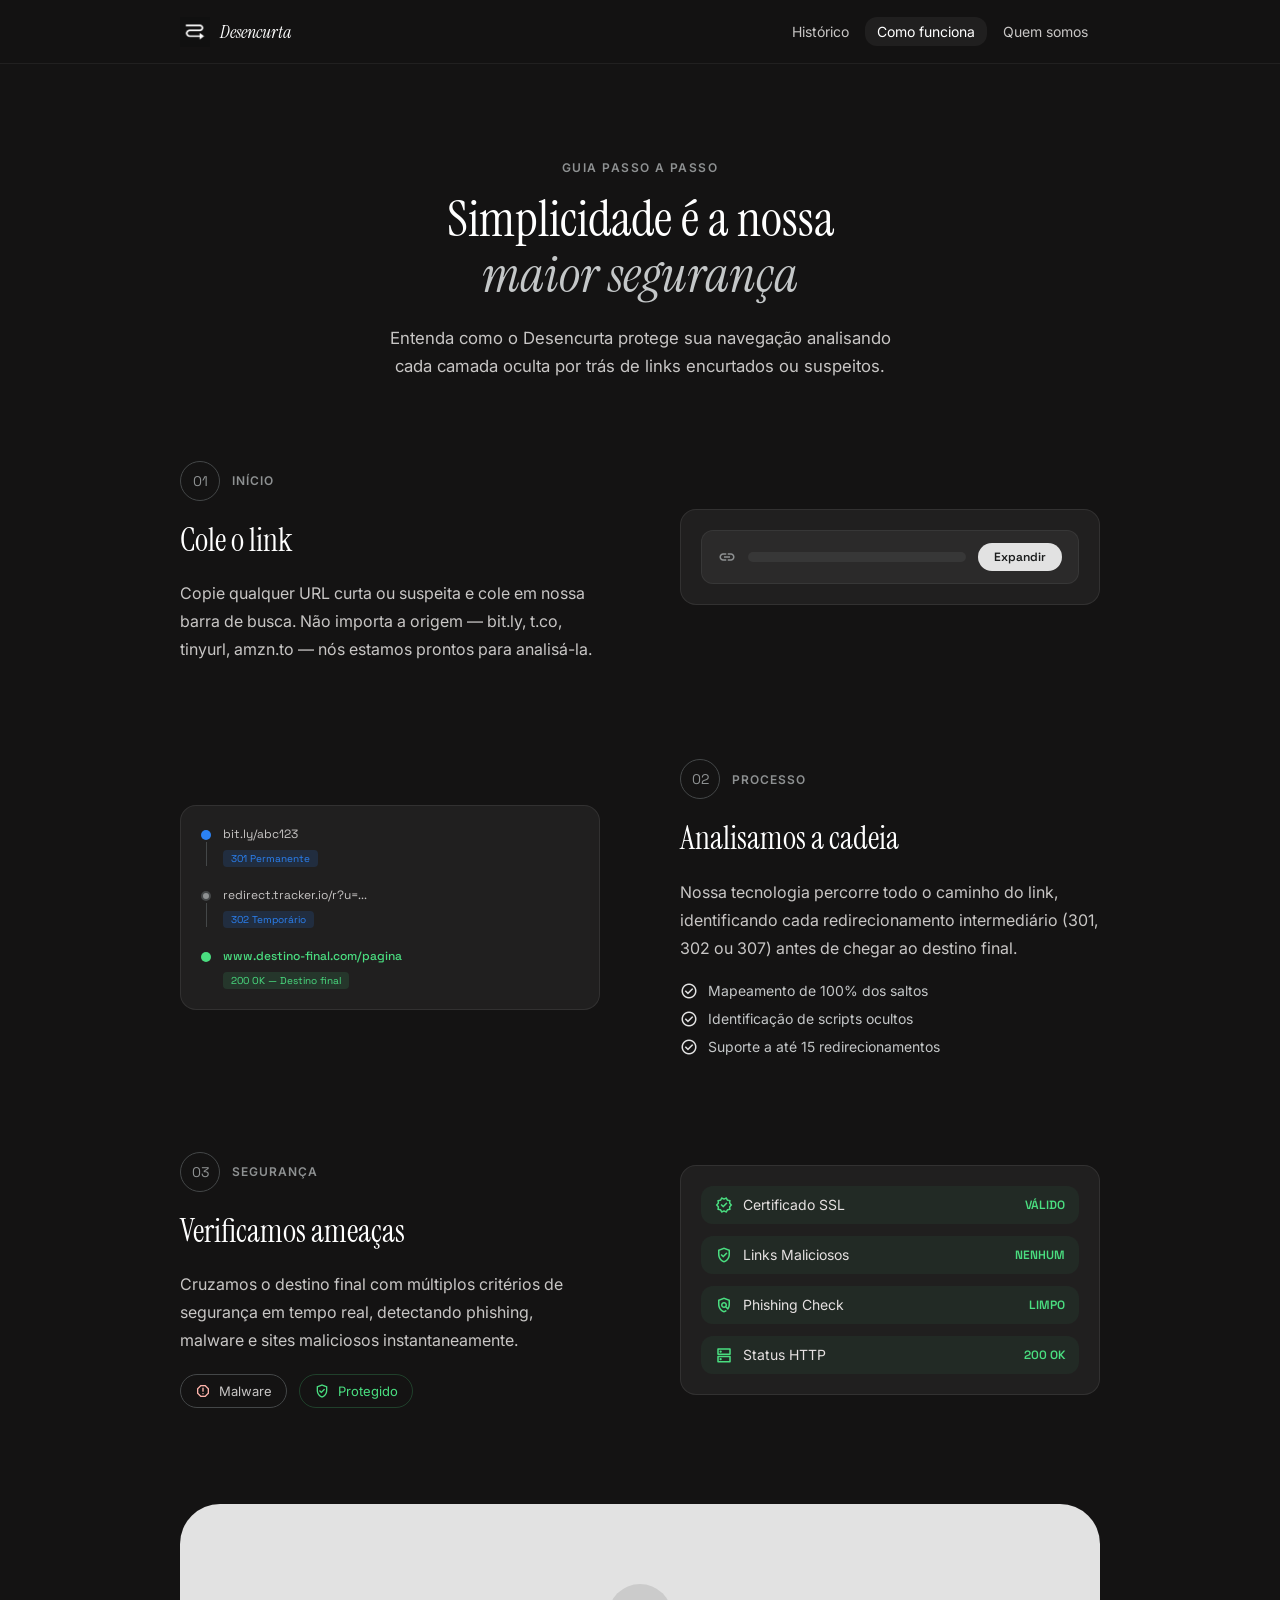
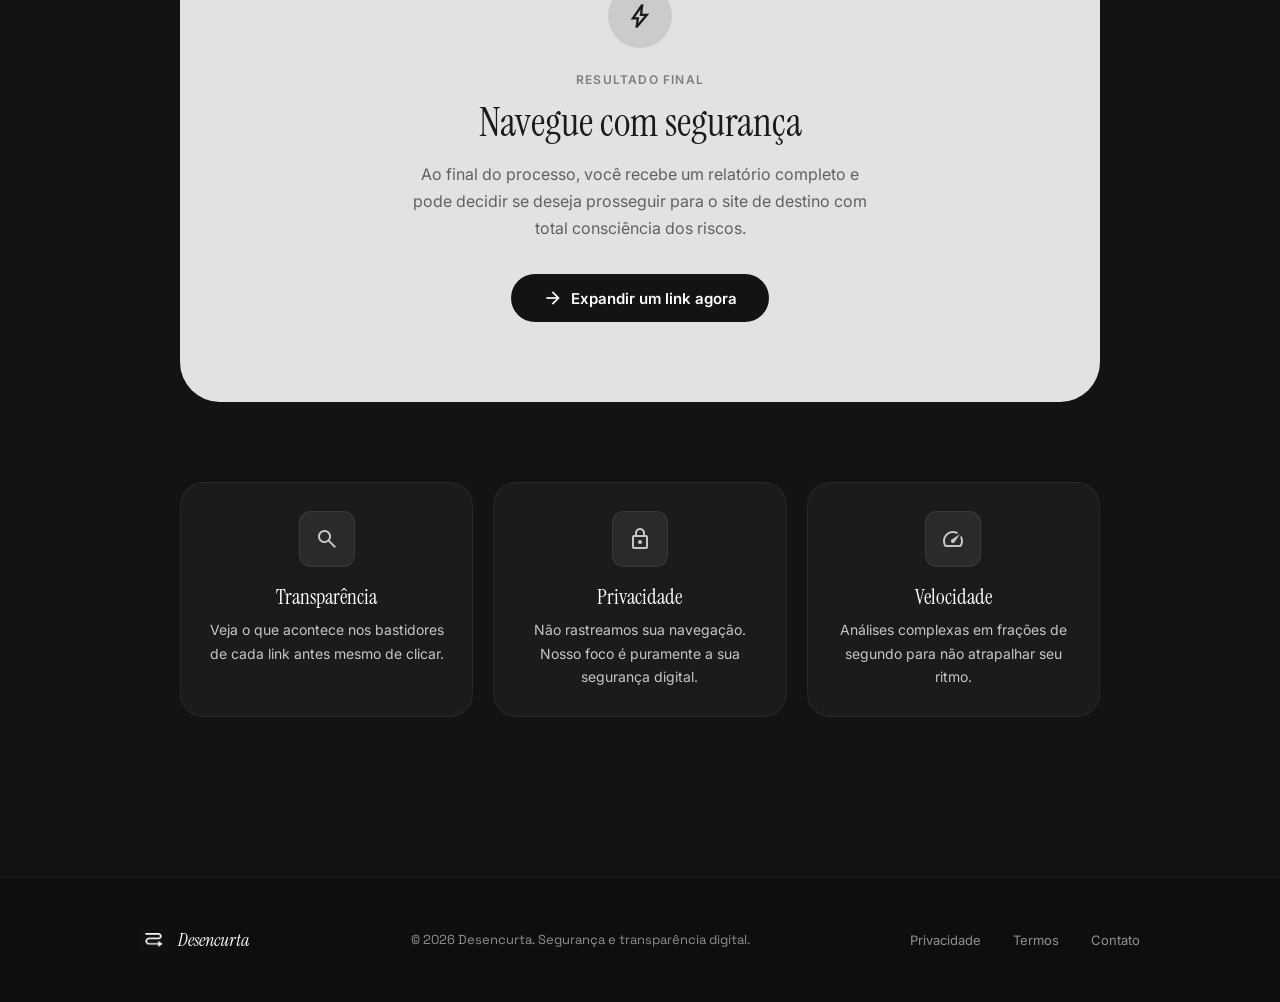
<file: frontend/como-funciona.html>
<!DOCTYPE html>
<html lang="pt-BR">
<head>
  <meta charset="UTF-8" />
  <meta name="viewport" content="width=device-width, initial-scale=1.0" />
  <title>Como Funciona — Desencurta</title>
  <link rel="icon" type="image/x-icon" href="assets/icon/favicon.ico" />
  <link rel="preconnect" href="https://fonts.googleapis.com" />
  <link rel="preconnect" href="https://fonts.gstatic.com" crossorigin />
  <link href="https://fonts.googleapis.com/css2?family=Instrument+Serif:ital@0;1&family=Inter:wght@300;400;500;600&family=Space+Grotesk:wght@400;500&display=swap" rel="stylesheet" />
  <link href="https://fonts.googleapis.com/css2?family=Material+Symbols+Outlined:wght,FILL@100..700,0..1&display=swap" rel="stylesheet" />
  <link rel="stylesheet" href="css/como-funciona.css" />
</head>
<body>

  <nav class="navbar">
    <div class="nav-inner">
      <a href="index.html" class="brand">
        <img src="assets/img/logo.png" alt="Desencurta" class="brand-logo" onerror="this.style.display='none'" />
        <span class="brand-name">Desencurta</span>
      </a>
      <div class="nav-links">
        <a href="historico.html" class="nav-link">Histórico</a>
        <a href="como-funciona.html" class="nav-link active">Como funciona</a>
        <a href="quem-somos.html" class="nav-link">Quem somos</a>
      </div>
      <button class="nav-burger" onclick="window.location.href='index.html'">
        <span class="material-symbols-outlined">home</span>
      </button>
    </div>
  </nav>

  <main>

    <!-- HERO -->
    <section class="hero">
      <span class="eyebrow">Guia passo a passo</span>
      <h1 class="hero-title">Simplicidade é a nossa<br/><em>maior segurança</em></h1>
      <p class="hero-subtitle">Entenda como o Desencurta protege sua navegação analisando cada camada oculta por trás de links encurtados ou suspeitos.</p>
    </section>

    <!-- STEPS -->
    <section class="steps">

      <!-- STEP 1 -->
      <div class="step">
        <div class="step-content">
          <div class="step-num">
            <div class="step-num-circle">01</div>
            <span class="step-num-label">Início</span>
          </div>
          <h2 class="step-title">Cole o link</h2>
          <p class="step-desc">Copie qualquer URL curta ou suspeita e cole em nossa barra de busca. Não importa a origem — bit.ly, t.co, tinyurl, amzn.to — nós estamos prontos para analisá-la.</p>
        </div>
        <div>
          <!-- IMAGE PLACEHOLDER: screenshot da interface de input ~560x320px -->
          <div class="step-mockup">
            <div class="mockup-bar">
              <span class="material-symbols-outlined">link</span>
              <div class="mockup-input"></div>
              <div class="mockup-btn">Expandir</div>
            </div>
          </div>
          <p style="font-size:11px;color:var(--outline);text-align:center;margin-top:10px;font-family:var(--mono)"><!-- Substituir pelo screenshot: passo1-interface.jpg --></p>
        </div>
      </div>

      <!-- STEP 2 -->
      <div class="step reverse">
        <div class="step-content">
          <div class="step-num">
            <div class="step-num-circle">02</div>
            <span class="step-num-label">Processo</span>
          </div>
          <h2 class="step-title">Analisamos a cadeia</h2>
          <p class="step-desc">Nossa tecnologia percorre todo o caminho do link, identificando cada redirecionamento intermediário (301, 302 ou 307) antes de chegar ao destino final.</p>
          <div class="step-checks">
            <div class="step-check"><span class="material-symbols-outlined">check_circle</span>Mapeamento de 100% dos saltos</div>
            <div class="step-check"><span class="material-symbols-outlined">check_circle</span>Identificação de scripts ocultos</div>
            <div class="step-check"><span class="material-symbols-outlined">check_circle</span>Suporte a até 15 redirecionamentos</div>
          </div>
        </div>
        <div>
          <div class="chain-mockup">
            <div class="cm-item"><div class="cm-spine"><div class="cm-dot start"></div><div class="cm-line"></div></div><div class="cm-content"><div class="cm-url">bit.ly/abc123</div><span class="cm-badge blue">301 Permanente</span></div></div>
            <div class="cm-item"><div class="cm-spine"><div class="cm-dot middle"></div><div class="cm-line"></div></div><div class="cm-content"><div class="cm-url">redirect.tracker.io/r?u=...</div><span class="cm-badge blue">302 Temporário</span></div></div>
            <div class="cm-item"><div class="cm-spine"><div class="cm-dot end"></div></div><div class="cm-content"><div class="cm-url" style="color:var(--green);font-weight:500">www.destino-final.com/pagina</div><span class="cm-badge green">200 OK — Destino final</span></div></div>
          </div>
        </div>
      </div>

      <!-- STEP 3 -->
      <div class="step">
        <div class="step-content">
          <div class="step-num">
            <div class="step-num-circle">03</div>
            <span class="step-num-label">Segurança</span>
          </div>
          <h2 class="step-title">Verificamos ameaças</h2>
          <p class="step-desc">Cruzamos o destino final com múltiplos critérios de segurança em tempo real, detectando phishing, malware e sites maliciosos instantaneamente.</p>
          <div style="display:flex;gap:12px;flex-wrap:wrap">
            <div style="display:flex;align-items:center;gap:8px;padding:8px 14px;border:1px solid var(--outline-v);border-radius:var(--r-full);font-size:13px;color:var(--secondary)"><span class="material-symbols-outlined" style="font-size:16px;color:var(--red)">report</span>Malware</div>
            <div style="display:flex;align-items:center;gap:8px;padding:8px 14px;border:1px solid var(--green-border);border-radius:var(--r-full);font-size:13px;color:var(--green)"><span class="material-symbols-outlined" style="font-size:16px">verified_user</span>Protegido</div>
          </div>
        </div>
        <div>
          <div class="sec-mockup">
            <div class="sec-row"><div class="sec-row-left"><span class="material-symbols-outlined">verified</span>Certificado SSL</div><span class="sec-row-val">VÁLIDO</span></div>
            <div class="sec-row"><div class="sec-row-left"><span class="material-symbols-outlined">gpp_good</span>Links Maliciosos</div><span class="sec-row-val">NENHUM</span></div>
            <div class="sec-row"><div class="sec-row-left"><span class="material-symbols-outlined">policy</span>Phishing Check</div><span class="sec-row-val">LIMPO</span></div>
            <div class="sec-row"><div class="sec-row-left"><span class="material-symbols-outlined">dns</span>Status HTTP</div><span class="sec-row-val">200 OK</span></div>
          </div>
        </div>
      </div>

    </section>

    <!-- CTA FINAL -->
    <div style="padding:0 40px;max-width:var(--ctr);margin:0 auto 0">
      <div class="cta-dark">
        <div class="cta-dark-icon"><span class="material-symbols-outlined">bolt</span></div>
        <span class="cta-dark-eyebrow">Resultado Final</span>
        <h2 class="cta-dark-title">Navegue com segurança</h2>
        <p class="cta-dark-desc">Ao final do processo, você recebe um relatório completo e pode decidir se deseja prosseguir para o site de destino com total consciência dos riscos.</p>
        <a href="index.html" class="btn-cta"><span class="material-symbols-outlined">arrow_forward</span>Expandir um link agora</a>
      </div>
    </div>

    <!-- VALUE CARDS -->
    <section class="values">
      <div class="values-grid">
        <div class="val-card">
          <div class="val-icon"><span class="material-symbols-outlined">search</span></div>
          <div class="val-title">Transparência</div>
          <div class="val-desc">Veja o que acontece nos bastidores de cada link antes mesmo de clicar.</div>
        </div>
        <div class="val-card">
          <div class="val-icon"><span class="material-symbols-outlined">lock</span></div>
          <div class="val-title">Privacidade</div>
          <div class="val-desc">Não rastreamos sua navegação. Nosso foco é puramente a sua segurança digital.</div>
        </div>
        <div class="val-card">
          <div class="val-icon"><span class="material-symbols-outlined">speed</span></div>
          <div class="val-title">Velocidade</div>
          <div class="val-desc">Análises complexas em frações de segundo para não atrapalhar seu ritmo.</div>
        </div>
      </div>
    </section>

  </main>

  <footer class="footer">
    <div class="footer-inner">
      <div class="footer-brand">
        <img src="assets/img/logo.png" alt="Desencurta" class="footer-logo" onerror="this.style.display='none'" />
        <span class="footer-name">Desencurta</span>
      </div>
      <span class="footer-copy">© 2026 Desencurta. Segurança e transparência digital.</span>
      <div class="footer-links">
        <a href="institucional.html#privacidade" class="footer-link">Privacidade</a>
        <a href="institucional.html#termos" class="footer-link">Termos</a>
        <a href="institucional.html#contato" class="footer-link">Contato</a>
      </div>
    </div>
  </footer>

</body>
</html>
</file>
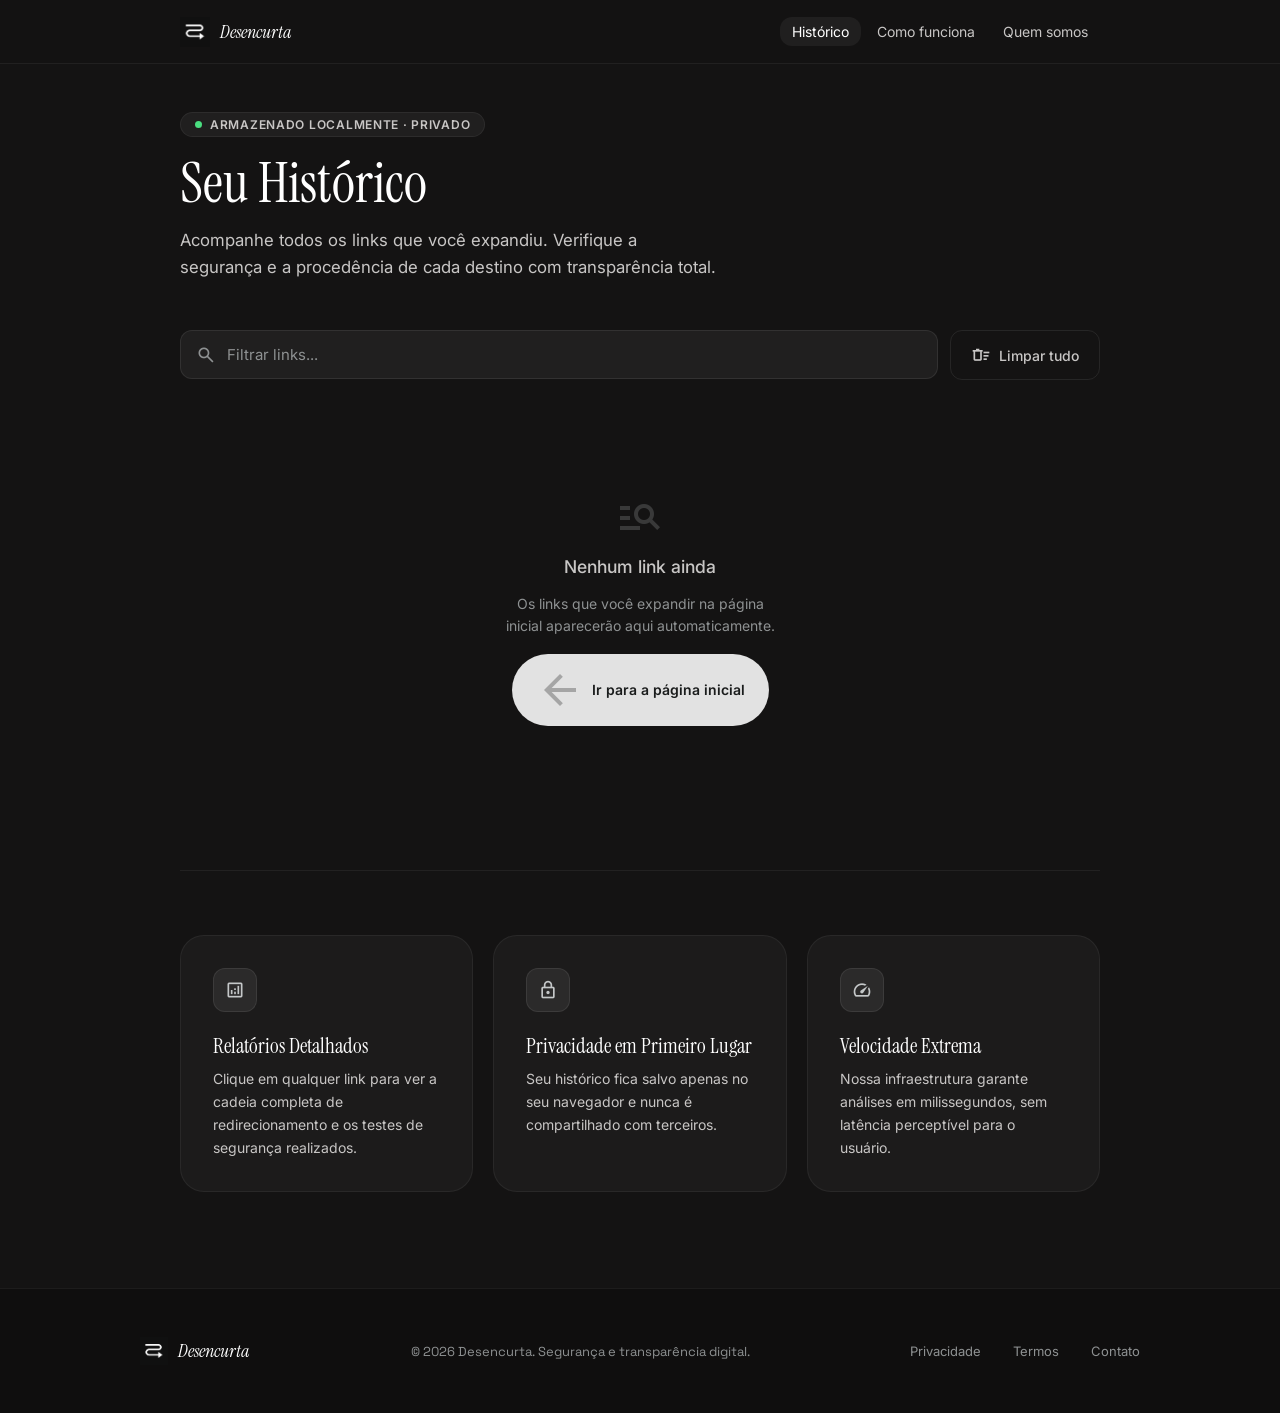
<file: frontend/historico.html>
<!DOCTYPE html>
<html lang="pt-BR">
<head>
  <meta charset="UTF-8" />
  <meta name="viewport" content="width=device-width, initial-scale=1.0" />
  <title>Histórico — Desencurta</title>
  <link rel="icon" type="image/x-icon" href="assets/icon/favicon.ico" />
  <link rel="preconnect" href="https://fonts.googleapis.com" />
  <link rel="preconnect" href="https://fonts.gstatic.com" crossorigin />
  <link href="https://fonts.googleapis.com/css2?family=Instrument+Serif:ital@0;1&family=Inter:wght@300;400;500;600&family=Space+Grotesk:wght@400;500&display=swap" rel="stylesheet" />
  <link href="https://fonts.googleapis.com/css2?family=Material+Symbols+Outlined:wght,FILL@100..700,0..1&display=swap" rel="stylesheet" />
  <link rel="stylesheet" href="css/historico.css" />
</head>
<body>

  <nav class="navbar">
    <div class="nav-inner">
      <a href="index.html" class="brand">
        <img src="assets/img/logo.png" alt="Desencurta" class="brand-logo" onerror="this.style.display='none'" />
        <span class="brand-name">Desencurta</span>
      </a>
      <div class="nav-links">
        <a href="historico.html" class="nav-link active">Histórico</a>
        <a href="como-funciona.html" class="nav-link">Como funciona</a>
        <a href="quem-somos.html" class="nav-link">Quem somos</a>
      </div>
      <button class="nav-burger" onclick="window.location.href='index.html'" aria-label="Home">
        <span class="material-symbols-outlined">home</span>
      </button>
    </div>
  </nav>

  <main>
    <div class="page-header">
  <div class="page-eyebrow">
    <span class="page-eyebrow-dot"></span>
    <span>Armazenado localmente · Privado</span>
  </div>
  <h1 class="page-title">Seu Histórico</h1>
  <p class="page-subtitle">Acompanhe todos os links que você expandiu. Verifique a segurança e a procedência de cada destino com transparência total.</p>
</div>

    <div class="search-row">
      <div class="search-wrap">
        <span class="search-icon material-symbols-outlined">search</span>
        <input type="text" class="search-input" id="search-input" placeholder="Filtrar links..." />
      </div>
      <button class="btn-clear-all" id="btn-clear-all">
        <span class="material-symbols-outlined">delete_sweep</span>
        Limpar tudo
      </button>
    </div>

    <div class="history-list" id="history-list"></div>

    <!-- Cards informativos -->
    <div class="info-divider"></div>
<div class="info-grid">
  <div class="info-card">
    <div class="info-card-icon">
      <span class="material-symbols-outlined">analytics</span>
    </div>
    <div class="info-card-title">Relatórios Detalhados</div>
    <div class="info-card-desc">Clique em qualquer link para ver a cadeia completa de redirecionamento e os testes de segurança realizados.</div>
  </div>
  <div class="info-card">
    <div class="info-card-icon">
      <span class="material-symbols-outlined">lock</span>
    </div>
    <div class="info-card-title">Privacidade em Primeiro Lugar</div>
    <div class="info-card-desc">Seu histórico fica salvo apenas no seu navegador e nunca é compartilhado com terceiros.</div>
  </div>
  <div class="info-card">
    <div class="info-card-icon">
      <span class="material-symbols-outlined">speed</span>
    </div>
    <div class="info-card-title">Velocidade Extrema</div>
    <div class="info-card-desc">Nossa infraestrutura garante análises em milissegundos, sem latência perceptível para o usuário.</div>
  </div>
</div>
  </main>

  <footer class="footer">
    <div class="footer-inner">
      <div class="footer-brand">
        <img src="assets/img/logo.png" alt="Desencurta" class="footer-logo" onerror="this.style.display='none'" />
        <span class="footer-name">Desencurta</span>
      </div>
      <span class="footer-copy">© 2026 Desencurta. Segurança e transparência digital.</span>
      <div class="footer-links">
        <a href="institucional.html#privacidade" class="footer-link">Privacidade</a>
        <a href="institucional.html#termos" class="footer-link">Termos</a>
        <a href="institucional.html#contato" class="footer-link">Contato</a>
      </div>
    </div>
  </footer>

  <div class="toast" id="toast"></div>

 <script src="js/historico.js"></script>
</body>
</html>
</file>
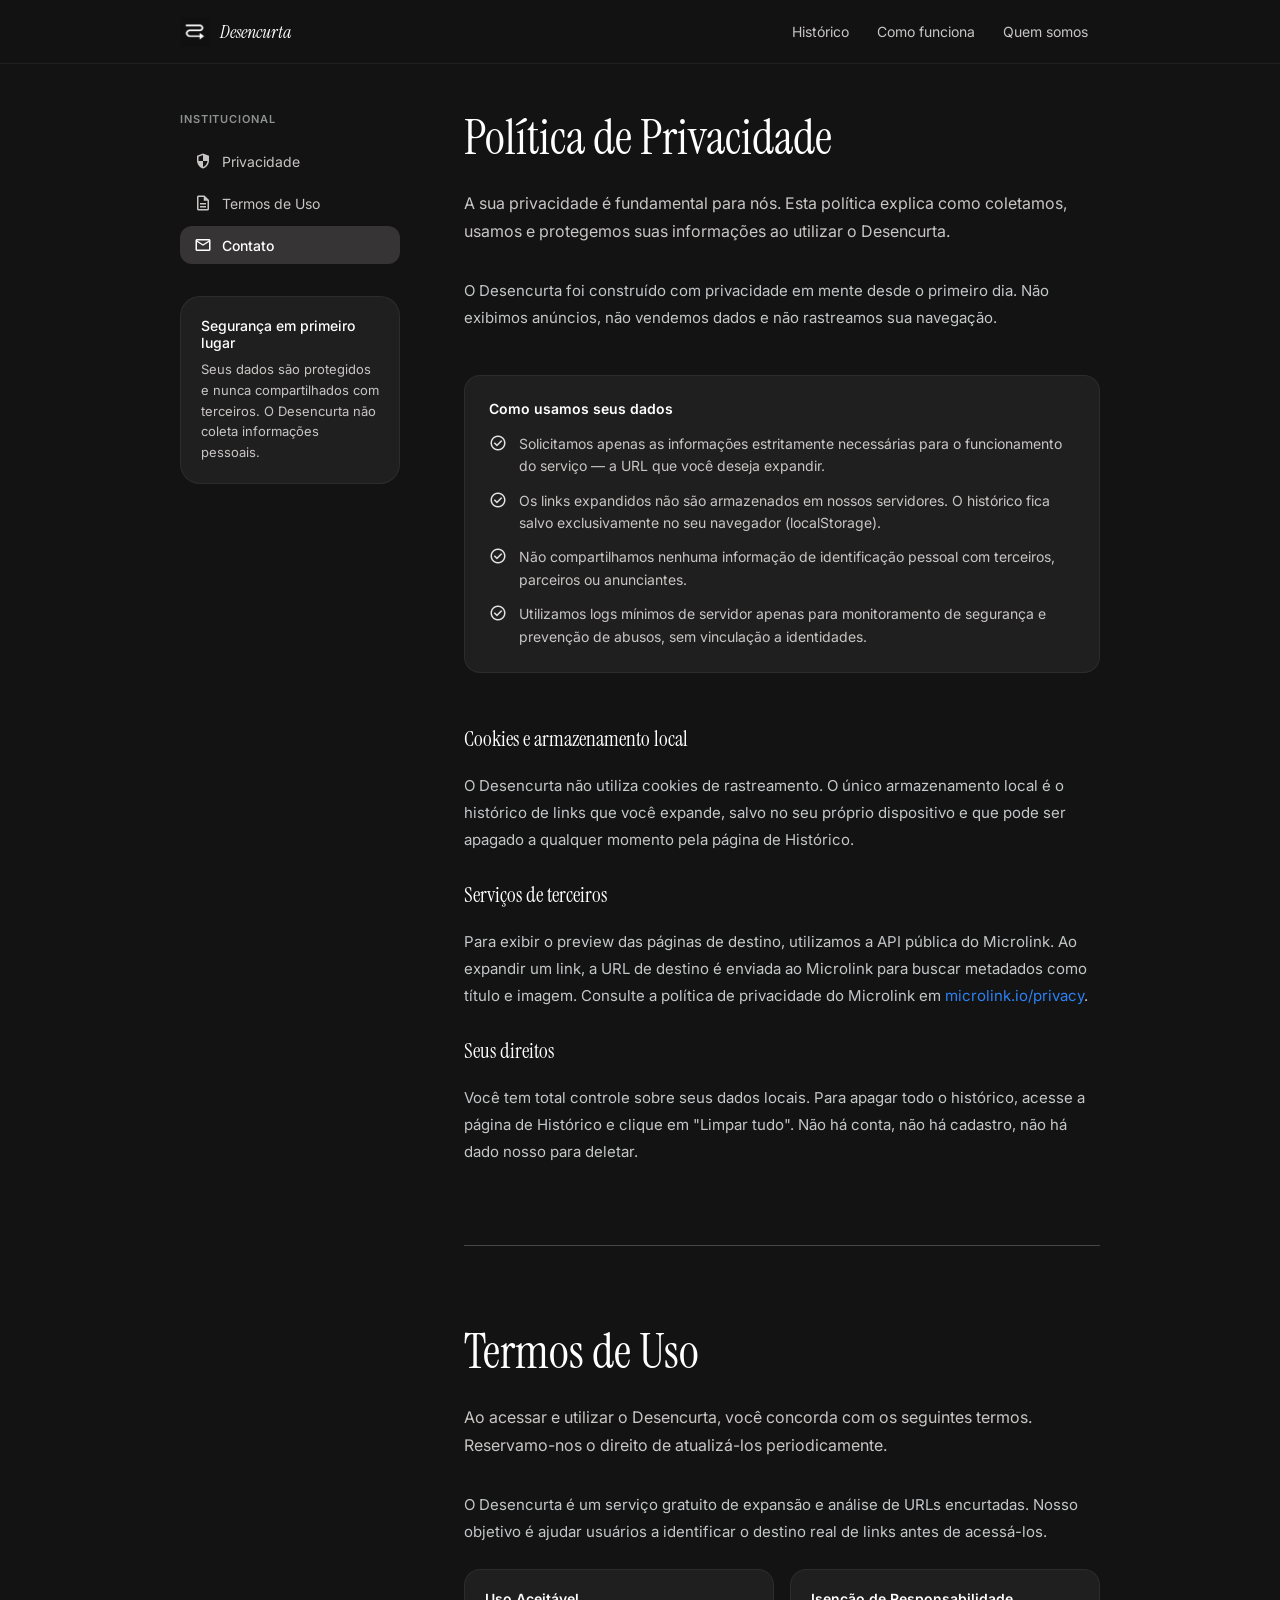
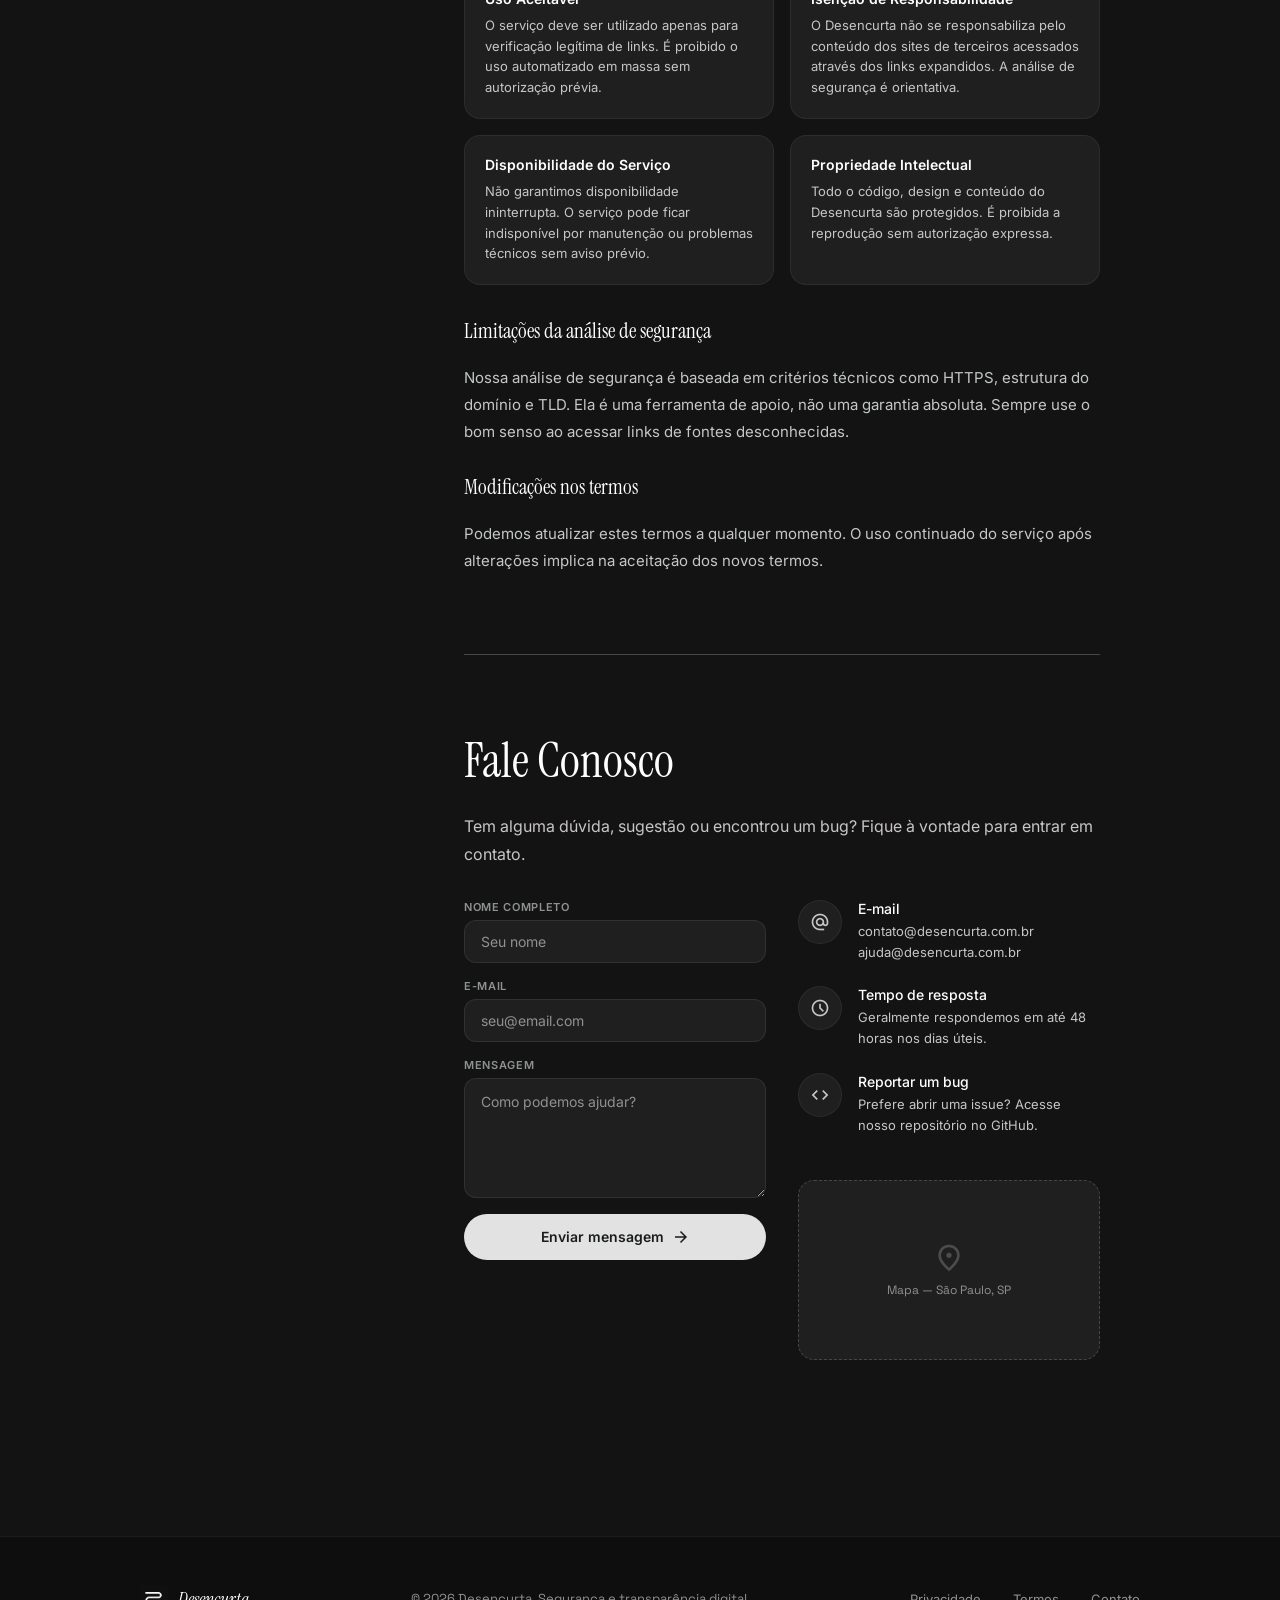
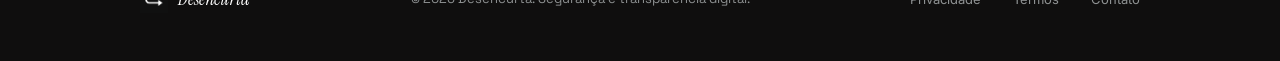
<file: frontend/institucional.html>
<!DOCTYPE html>
<html lang="pt-BR">
<head>
  <meta charset="UTF-8" />
  <meta name="viewport" content="width=device-width, initial-scale=1.0" />
  <title>Políticas e Contato — Desencurta</title>
  <link rel="icon" type="image/x-icon" href="assets/icon/favicon.ico" />
  <link rel="preconnect" href="https://fonts.googleapis.com" />
  <link rel="preconnect" href="https://fonts.gstatic.com" crossorigin />
  <link href="https://fonts.googleapis.com/css2?family=Instrument+Serif:ital@0;1&family=Inter:wght@300;400;500;600&family=Space+Grotesk:wght@400;500&display=swap" rel="stylesheet" />
  <link href="https://fonts.googleapis.com/css2?family=Material+Symbols+Outlined:wght,FILL@100..700,0..1&display=swap" rel="stylesheet" />
  <link rel="stylesheet" href="css/institucional.css" />
</head>
<body>

  <nav class="navbar">
    <div class="nav-inner">
      <a href="index.html" class="brand">
        <img src="assets/img/logo.png" alt="Desencurta" class="brand-logo" onerror="this.style.display='none'" />
        <span class="brand-name">Desencurta</span>
      </a>
      <div class="nav-links">
        <a href="historico.html" class="nav-link">Histórico</a>
        <a href="como-funciona.html" class="nav-link">Como funciona</a>
        <a href="quem-somos.html" class="nav-link">Quem somos</a>
      </div>
      <button class="nav-burger" onclick="window.location.href='index.html'">
        <span class="material-symbols-outlined">home</span>
      </button>
    </div>
  </nav>

  <main>
    <div class="page-wrap">

      <!-- SIDEBAR -->
      <aside class="sidebar">
        <span class="sidebar-label">Institucional</span>
        <nav class="sidebar-nav">
          <button class="sidebar-link active" id="nav-priv" onclick="scrollTo('privacidade')">
            <span class="material-symbols-outlined">security</span>
            Privacidade
          </button>
          <button class="sidebar-link" id="nav-termos" onclick="scrollTo('termos')">
            <span class="material-symbols-outlined">description</span>
            Termos de Uso
          </button>
          <button class="sidebar-link" id="nav-contato" onclick="scrollTo('contato')">
            <span class="material-symbols-outlined">mail</span>
            Contato
          </button>
        </nav>
        <div class="sidebar-card">
          <div class="sidebar-card-title">Segurança em primeiro lugar</div>
          <div class="sidebar-card-desc">Seus dados são protegidos e nunca compartilhados com terceiros. O Desencurta não coleta informações pessoais.</div>
        </div>
      </aside>

      <!-- CONTENT -->
      <div class="content">

        <!-- PRIVACIDADE -->
        <section class="inst-section" id="privacidade">
          <h1 class="inst-title">Política de Privacidade</h1>
          <p class="inst-lead">A sua privacidade é fundamental para nós. Esta política explica como coletamos, usamos e protegemos suas informações ao utilizar o Desencurta.</p>

          <div class="prose">
            <p>O Desencurta foi construído com privacidade em mente desde o primeiro dia. Não exibimos anúncios, não vendemos dados e não rastreamos sua navegação.</p>

            <div class="highlight-box">
              <div class="highlight-title">Como usamos seus dados</div>
              <div class="highlight-list">
                <div class="highlight-item">
                  <span class="material-symbols-outlined">check_circle</span>
                  Solicitamos apenas as informações estritamente necessárias para o funcionamento do serviço — a URL que você deseja expandir.
                </div>
                <div class="highlight-item">
                  <span class="material-symbols-outlined">check_circle</span>
                  Os links expandidos não são armazenados em nossos servidores. O histórico fica salvo exclusivamente no seu navegador (localStorage).
                </div>
                <div class="highlight-item">
                  <span class="material-symbols-outlined">check_circle</span>
                  Não compartilhamos nenhuma informação de identificação pessoal com terceiros, parceiros ou anunciantes.
                </div>
                <div class="highlight-item">
                  <span class="material-symbols-outlined">check_circle</span>
                  Utilizamos logs mínimos de servidor apenas para monitoramento de segurança e prevenção de abusos, sem vinculação a identidades.
                </div>
              </div>
            </div>

            <h3>Cookies e armazenamento local</h3>
            <p>O Desencurta não utiliza cookies de rastreamento. O único armazenamento local é o histórico de links que você expande, salvo no seu próprio dispositivo e que pode ser apagado a qualquer momento pela página de Histórico.</p>

            <h3>Serviços de terceiros</h3>
            <p>Para exibir o preview das páginas de destino, utilizamos a API pública do Microlink. Ao expandir um link, a URL de destino é enviada ao Microlink para buscar metadados como título e imagem. Consulte a política de privacidade do Microlink em <span style="color:var(--blue)">microlink.io/privacy</span>.</p>

            <h3>Seus direitos</h3>
            <p>Você tem total controle sobre seus dados locais. Para apagar todo o histórico, acesse a página de Histórico e clique em "Limpar tudo". Não há conta, não há cadastro, não há dado nosso para deletar.</p>
          </div>
        </section>

        <!-- TERMOS -->
        <section class="inst-section" id="termos">
          <h2 class="inst-title">Termos de Uso</h2>
          <p class="inst-lead">Ao acessar e utilizar o Desencurta, você concorda com os seguintes termos. Reservamo-nos o direito de atualizá-los periodicamente.</p>

          <div class="prose">
            <p>O Desencurta é um serviço gratuito de expansão e análise de URLs encurtadas. Nosso objetivo é ajudar usuários a identificar o destino real de links antes de acessá-los.</p>
          </div>

          <div class="terms-grid">
            <div class="term-card">
              <div class="term-card-title">Uso Aceitável</div>
              <div class="term-card-desc">O serviço deve ser utilizado apenas para verificação legítima de links. É proibido o uso automatizado em massa sem autorização prévia.</div>
            </div>
            <div class="term-card">
              <div class="term-card-title">Isenção de Responsabilidade</div>
              <div class="term-card-desc">O Desencurta não se responsabiliza pelo conteúdo dos sites de terceiros acessados através dos links expandidos. A análise de segurança é orientativa.</div>
            </div>
            <div class="term-card">
              <div class="term-card-title">Disponibilidade do Serviço</div>
              <div class="term-card-desc">Não garantimos disponibilidade ininterrupta. O serviço pode ficar indisponível por manutenção ou problemas técnicos sem aviso prévio.</div>
            </div>
            <div class="term-card">
              <div class="term-card-title">Propriedade Intelectual</div>
              <div class="term-card-desc">Todo o código, design e conteúdo do Desencurta são protegidos. É proibida a reprodução sem autorização expressa.</div>
            </div>
          </div>

          <div class="prose" style="margin-top:24px">
            <h3>Limitações da análise de segurança</h3>
            <p>Nossa análise de segurança é baseada em critérios técnicos como HTTPS, estrutura do domínio e TLD. Ela é uma ferramenta de apoio, não uma garantia absoluta. Sempre use o bom senso ao acessar links de fontes desconhecidas.</p>

            <h3>Modificações nos termos</h3>
            <p>Podemos atualizar estes termos a qualquer momento. O uso continuado do serviço após alterações implica na aceitação dos novos termos.</p>
          </div>
        </section>

        <!-- CONTATO -->
        <section class="inst-section" id="contato">
          <h2 class="inst-title">Fale Conosco</h2>
          <p class="inst-lead">Tem alguma dúvida, sugestão ou encontrou um bug? Fique à vontade para entrar em contato.</p>

          <div class="contact-grid">

            <!-- FORMULÁRIO -->
            <div class="form">
              <div class="form-group">
                <label class="form-label">Nome completo</label>
                <input type="text" class="form-input" placeholder="Seu nome" id="form-name" />
              </div>
              <div class="form-group">
                <label class="form-label">E-mail</label>
                <input type="email" class="form-input" placeholder="seu@email.com" id="form-email" />
              </div>
              <div class="form-group">
                <label class="form-label">Mensagem</label>
                <textarea class="form-textarea" placeholder="Como podemos ajudar?" id="form-msg"></textarea>
              </div>
              <button class="btn-submit" onclick="submitForm()">
                Enviar mensagem
                <span class="material-symbols-outlined">arrow_forward</span>
              </button>
            </div>

            <!-- INFO + MAP -->
            <div class="contact-info">
              <div class="contact-item">
                <div class="contact-ico"><span class="material-symbols-outlined">alternate_email</span></div>
                <div>
                  <div class="contact-item-title">E-mail</div>
                  <div class="contact-item-desc">
                    contato@desencurta.com.br<br />
                    ajuda@desencurta.com.br
                  </div>
                </div>
              </div>
              <div class="contact-item">
                <div class="contact-ico"><span class="material-symbols-outlined">schedule</span></div>
                <div>
                  <div class="contact-item-title">Tempo de resposta</div>
                  <div class="contact-item-desc">Geralmente respondemos em até 48 horas nos dias úteis.</div>
                </div>
              </div>
              <div class="contact-item">
                <div class="contact-ico"><span class="material-symbols-outlined">code</span></div>
                <div>
                  <div class="contact-item-title">Reportar um bug</div>
                  <div class="contact-item-desc">Prefere abrir uma issue? Acesse nosso repositório no GitHub.</div>
                </div>
              </div>

              <!-- MAP PLACEHOLDER -->
              <div class="map-ph">
                <span class="material-symbols-outlined">location_on</span>
                <span>Mapa — São Paulo, SP</span>
                <!-- Substituir por iframe do Google Maps ou outro mapa -->
              </div>
            </div>

          </div>
        </section>

      </div><!-- /content -->
    </div><!-- /page-wrap -->
  </main>

  <footer class="footer">
    <div class="footer-inner">
      <div class="footer-brand">
        <img src="assets/img/logo.png" alt="Desencurta" class="footer-logo" onerror="this.style.display='none'" />
        <span class="footer-name">Desencurta</span>
      </div>
      <span class="footer-copy">© 2026 Desencurta. Segurança e transparência digital.</span>
      <div class="footer-links">
        <a href="#privacidade" class="footer-link">Privacidade</a>
        <a href="#termos" class="footer-link">Termos</a>
        <a href="#contato" class="footer-link">Contato</a>
      </div>
    </div>
  </footer>

  <div class="toast" id="toast"></div>

  <script src="js/institucional.js"></script>
</body>
</html>
</file>
<file: frontend/css/como-funciona.css>
*,*::before,*::after{box-sizing:border-box;margin:0;padding:0}
    :root{
      --bg:#141313;--s-low:#1c1b1b;--s-container:#201f1f;--s-high:#2b2a2a;
      --s-highest:#363434;--s-lowest:#0f0e0e;
      --primary:#fff;--primary-dim:#e2e2e2;--primary-fg:#1a1c1c;
      --secondary:#c8c6c5;--on-surface:#e6e1e1;--on-variant:#c4c7c8;
      --outline:#8e9192;--outline-v:#444748;
      --blue:#2b82f4;--green:#4ade80;--green-bg:rgba(74,222,128,.08);--green-border:rgba(74,222,128,.22);
      --red:#ffb4ab;
      --font:'Inter',system-ui,sans-serif;--serif:'Instrument Serif',Georgia,serif;
      --mono:'Space Grotesk',monospace;--ease:cubic-bezier(.4,0,.2,1);
      --ctr:1000px;--r:.75rem;--r-full:9999px;
    }
    html{scroll-behavior:smooth}
    body{font-family:var(--font);background:var(--bg);color:var(--on-surface);min-height:100dvh;display:flex;flex-direction:column;-webkit-font-smoothing:antialiased}
    .material-symbols-outlined{font-variation-settings:'FILL' 0,'wght' 400,'GRAD' 0,'opsz' 24;font-size:20px;line-height:1;display:inline-flex;align-items:center}

    /* NAV */
    .navbar{position:fixed;top:0;width:100%;z-index:200;height:64px;background:rgba(20,19,19,.88);backdrop-filter:blur(20px);border-bottom:1px solid rgba(255,255,255,.06)}
    .nav-inner{max-width:var(--ctr);margin:0 auto;padding:0 40px;height:100%;display:flex;align-items:center;justify-content:space-between;gap:1rem}
    .brand{display:flex;align-items:center;gap:10px;text-decoration:none}
    .brand-logo{height:30px;width:auto;object-fit:contain}
    .brand-name{font-family:var(--serif);font-size:1.15rem;color:var(--primary);font-style:italic}
    .nav-links{display:flex;gap:4px}
    .nav-link{font-size:.875rem;color:var(--secondary);background:none;border:none;font-family:var(--font);cursor:pointer;padding:6px 12px;border-radius:var(--r);text-decoration:none;transition:background 200ms,color 200ms}
    .nav-link:hover,.nav-link.active{background:var(--s-container);color:var(--primary)}
    .nav-burger{display:none;background:none;border:none;color:var(--secondary);cursor:pointer;padding:6px;border-radius:var(--r)}

    /* MAIN */
    main{flex:1;padding-top:112px;padding-bottom:0}

    /* HERO */
    .hero{max-width:var(--ctr);margin:0 auto;padding:48px 40px 80px;text-align:center}
    .eyebrow{font-size:12px;font-weight:600;letter-spacing:.12em;text-transform:uppercase;color:var(--outline);margin-bottom:16px;display:block}
    .hero-title{font-family:var(--serif);font-size:clamp(2.2rem,5vw,3.2rem);font-weight:400;color:var(--primary);line-height:1.1;margin-bottom:20px;max-width:640px;margin-left:auto;margin-right:auto}
    .hero-title em{font-style:italic;color:var(--on-variant)}
    .hero-subtitle{font-size:1.05rem;color:var(--secondary);line-height:1.7;max-width:520px;margin:0 auto}

    /* STEPS */
    .steps{max-width:var(--ctr);margin:0 auto;padding:0 40px}

    .step{display:grid;grid-template-columns:1fr 1fr;gap:80px;align-items:center;margin-bottom:96px}
    .step.reverse{direction:rtl}
    .step.reverse>*{direction:ltr}

    .step-content{display:flex;flex-direction:column;gap:20px}
    .step-num{display:flex;align-items:center;gap:12px}
    .step-num-circle{width:40px;height:40px;border-radius:50%;border:1px solid var(--outline-v);display:flex;align-items:center;justify-content:center;font-family:var(--mono);font-size:14px;color:var(--outline)}
    .step-num-label{font-size:12px;font-weight:600;letter-spacing:.08em;text-transform:uppercase;color:var(--outline)}
    .step-title{font-family:var(--serif);font-size:2rem;font-weight:400;color:var(--primary);line-height:1.2}
    .step-desc{font-size:1rem;color:var(--secondary);line-height:1.75}
    .step-checks{display:flex;flex-direction:column;gap:10px}
    .step-check{display:flex;align-items:center;gap:10px;font-size:14px;color:var(--on-variant)}
    .step-check .material-symbols-outlined{font-size:18px;color:var(--primary-dim)}

    /* IMAGE PLACEHOLDER */
    .img-ph{border-radius:1.5rem;background:var(--s-container);border:1px solid rgba(255,255,255,.06);display:flex;flex-direction:column;align-items:center;justify-content:center;color:var(--outline);font-size:13px;font-family:var(--mono);gap:8px}
    .img-ph .material-symbols-outlined{font-size:32px;opacity:.4}

    /* GLASS MOCKUP INSIDE STEP */
    .step-mockup{background:var(--s-container);border:1px solid rgba(255,255,255,.08);border-radius:1rem;padding:20px}
    .mockup-bar{display:flex;align-items:center;gap:12px;background:var(--s-high);border:1px solid rgba(255,255,255,.06);border-radius:.75rem;padding:12px 16px;margin-bottom:0}
    .mockup-bar .material-symbols-outlined{color:var(--outline);font-size:18px}
    .mockup-input{flex:1;height:10px;background:rgba(255,255,255,.06);border-radius:100px}
    .mockup-btn{background:var(--primary-dim);color:var(--primary-fg);border:none;border-radius:var(--r-full);padding:6px 16px;font-size:12px;font-weight:600;font-family:var(--mono)}

    /* CHAIN MOCKUP */
    .chain-mockup{background:var(--s-container);border:1px solid rgba(255,255,255,.08);border-radius:1rem;padding:20px;display:flex;flex-direction:column;gap:0}
    .cm-item{display:flex;gap:12px;align-items:flex-start}
    .cm-spine{display:flex;flex-direction:column;align-items:center;flex-shrink:0}
    .cm-dot{width:10px;height:10px;border-radius:50%;margin-top:4px;flex-shrink:0}
    .cm-dot.start{background:var(--blue)}
    .cm-dot.middle{background:var(--outline);border:2px solid var(--outline-v)}
    .cm-dot.end{background:var(--green)}
    .cm-line{width:1px;flex:1;background:var(--outline-v);margin:2px 0;min-height:24px}
    .cm-content{padding-bottom:20px;flex:1}
    .cm-item:last-child .cm-content{padding-bottom:0}
    .cm-url{font-family:var(--mono);font-size:12px;color:var(--secondary);margin-bottom:4px}
    .cm-badge{display:inline-block;font-size:10px;padding:2px 8px;border-radius:4px;font-family:var(--mono)}
    .cm-badge.blue{background:rgba(43,130,244,.15);color:var(--blue)}
    .cm-badge.green{background:rgba(74,222,128,.12);color:var(--green)}

    /* SECURITY MOCKUP */
    .sec-mockup{background:var(--s-container);border:1px solid rgba(255,255,255,.08);border-radius:1rem;padding:20px;display:flex;flex-direction:column;gap:12px}
    .sec-row{display:flex;align-items:center;justify-content:space-between;padding:10px 14px;border-radius:var(--r);background:rgba(74,222,128,.06)}
    .sec-row-left{display:flex;align-items:center;gap:10px;font-size:14px;color:var(--on-surface)}
    .sec-row-left .material-symbols-outlined{font-size:18px;color:var(--green)}
    .sec-row-val{font-family:var(--mono);font-size:12px;font-weight:600;color:var(--green)}

    /* CTA DARK */
    .cta-dark{background:var(--primary-dim);margin:0 40px 0;border-radius:2.5rem;padding:80px 40px;text-align:center;max-width:var(--ctr);margin-left:auto;margin-right:auto}
    .cta-dark-icon{width:64px;height:64px;border-radius:50%;background:rgba(0,0,0,.1);display:flex;align-items:center;justify-content:center;margin:0 auto 24px;color:var(--primary-fg)}
    .cta-dark-icon .material-symbols-outlined{font-size:28px}
    .cta-dark-eyebrow{font-size:12px;font-weight:600;letter-spacing:.1em;text-transform:uppercase;color:rgba(26,28,28,.5);margin-bottom:12px;display:block}
    .cta-dark-title{font-family:var(--serif);font-size:2.5rem;font-weight:400;color:var(--primary-fg);margin-bottom:16px;line-height:1.15}
    .cta-dark-desc{font-size:1rem;color:rgba(26,28,28,.65);line-height:1.7;max-width:480px;margin:0 auto 32px}
    .btn-cta{display:inline-flex;align-items:center;gap:8px;background:var(--bg);color:var(--primary);border:none;border-radius:var(--r-full);padding:14px 32px;font-family:var(--font);font-size:15px;font-weight:600;cursor:pointer;text-decoration:none;transition:opacity 200ms}
    .btn-cta:hover{opacity:.85}

    /* VALUE CARDS */
    .values{max-width:var(--ctr);margin:0 auto;padding:80px 40px}
    .values-grid{display:grid;grid-template-columns:repeat(3,1fr);gap:20px}
    .val-card{background:var(--s-low);border:1px solid rgba(255,255,255,.06);border-radius:1.5rem;padding:28px;text-align:center;transition:background 250ms}
    .val-card:hover{background:var(--s-container)}
    .val-icon{width:56px;height:56px;border-radius:var(--r);background:var(--s-high);border:1px solid rgba(255,255,255,.08);display:flex;align-items:center;justify-content:center;margin:0 auto 16px;color:var(--on-variant)}
    .val-icon .material-symbols-outlined{font-size:24px}
    .val-title{font-family:var(--serif);font-size:1.3rem;color:var(--primary);margin-bottom:8px}
    .val-desc{font-size:14px;color:var(--secondary);line-height:1.65}

    /* FOOTER */
    .footer{border-top:1px solid rgba(255,255,255,.06);background:var(--s-lowest);padding:48px 40px;margin-top:80px}
    .footer-inner{max-width:var(--ctr);margin:0 auto;display:flex;align-items:center;justify-content:space-between;flex-wrap:wrap;gap:24px}
    .footer-brand{display:flex;align-items:center;gap:10px}
    .footer-logo{height:28px;width:auto;object-fit:contain}
    .footer-name{font-family:var(--serif);font-size:1.1rem;color:var(--primary);font-style:italic}
    .footer-copy{font-size:13px;color:var(--outline);font-family:var(--mono)}
    .footer-links{display:flex;gap:32px}
    .footer-link{font-size:13px;color:var(--outline);text-decoration:none;transition:color 200ms}
    .footer-link:hover{color:var(--secondary)}

    @media(max-width:768px){
      .nav-inner{padding:0 20px}
      .nav-links{display:none}
      .nav-burger{display:flex}
      main{padding-top:100px}
      .hero,.steps,.values{padding-left:20px;padding-right:20px}
      .step{grid-template-columns:1fr;gap:32px;margin-bottom:64px}
      .step.reverse{direction:ltr}
      .cta-dark{margin:0 20px;padding:48px 24px;border-radius:2rem}
      .values-grid{grid-template-columns:1fr}
      .footer{padding:40px 20px}
      .footer-inner{flex-direction:column;align-items:flex-start;gap:16px}
    }
</file>
<file: frontend/css/historico.css>
*,*::before,*::after{box-sizing:border-box;margin:0;padding:0}
    :root{
      --bg:#141313;--s-low:#1c1b1b;--s-container:#201f1f;--s-high:#2b2a2a;
      --s-highest:#363434;--s-lowest:#0f0e0e;
      --primary:#fff;--primary-dim:#e2e2e2;--primary-fg:#1a1c1c;
      --secondary:#c8c6c5;--on-surface:#e6e1e1;--on-variant:#c4c7c8;
      --outline:#8e9192;--outline-v:#444748;
      --blue:#2b82f4;--green:#4ade80;--green-bg:rgba(74,222,128,.08);--green-border:rgba(74,222,128,.22);
      --red:#ffb4ab;--red-bg:rgba(255,180,171,.08);--red-border:rgba(255,180,171,.22);
      --amber:#fbbf24;--amber-bg:rgba(251,191,36,.08);--amber-border:rgba(251,191,36,.22);
      --font:'Inter',system-ui,sans-serif;--serif:'Instrument Serif',Georgia,serif;
      --mono:'Space Grotesk',monospace;--ease:cubic-bezier(.4,0,.2,1);
      --ctr:1000px;--r:.75rem;--r-full:9999px;
    }
    html{scroll-behavior:smooth}
    body{font-family:var(--font);background:var(--bg);color:var(--on-surface);min-height:100dvh;display:flex;flex-direction:column;-webkit-font-smoothing:antialiased}
    .material-symbols-outlined{font-variation-settings:'FILL' 0,'wght' 400,'GRAD' 0,'opsz' 24;font-size:20px;line-height:1;display:inline-flex;align-items:center}

    /* NAV */
    .navbar{position:fixed;top:0;width:100%;z-index:200;height:64px;background:rgba(20,19,19,.88);backdrop-filter:blur(20px);border-bottom:1px solid rgba(255,255,255,.06)}
    .nav-inner{max-width:var(--ctr);margin:0 auto;padding:0 40px;height:100%;display:flex;align-items:center;justify-content:space-between;gap:1rem}
    .brand{display:flex;align-items:center;gap:10px;text-decoration:none}
    .brand-logo{height:30px;width:auto;object-fit:contain}
    .brand-name{font-family:var(--serif);font-size:1.15rem;color:var(--primary);font-style:italic}
    .nav-links{display:flex;gap:4px}
    .nav-link{font-size:.875rem;color:var(--secondary);background:none;border:none;font-family:var(--font);cursor:pointer;padding:6px 12px;border-radius:var(--r);text-decoration:none;transition:background 200ms,color 200ms}
    .nav-link:hover,.nav-link.active{background:var(--s-container);color:var(--primary)}
    .nav-burger{display:none;background:none;border:none;color:var(--secondary);cursor:pointer;padding:6px;border-radius:var(--r)}

    /* MAIN */
    main{flex:1;padding-top:112px;padding-bottom:96px;max-width:var(--ctr);margin:0 auto;padding-left:40px;padding-right:40px;width:100%}

    /* HEADER DA PÁGINA */
    .page-header{margin-bottom:48px}
    .page-title{font-family:var(--serif);font-size:clamp(2.4rem,5vw,3.5rem);font-weight:400;color:var(--primary);margin-bottom:12px;line-height:1.1}
    .page-subtitle{font-size:1.05rem;color:var(--secondary);line-height:1.65;max-width:540px}

    /* SEARCH & ACTIONS */
    .search-row{display:flex;gap:12px;margin-bottom:32px;flex-wrap:wrap}
    .search-wrap{position:relative;flex:1;min-width:200px}
    .search-icon{position:absolute;left:16px;top:50%;transform:translateY(-50%);color:var(--outline);pointer-events:none}
    .search-input{width:100%;background:var(--s-container);border:1px solid rgba(255,255,255,.08);border-radius:var(--r);padding:14px 16px 14px 46px;font-family:var(--font);font-size:15px;color:var(--on-surface);outline:none;transition:border-color 200ms}
    .search-input::placeholder{color:var(--outline)}
    .search-input:focus{border-color:rgba(255,255,255,.2)}
    .btn-clear-all{display:flex;align-items:center;gap:8px;padding:14px 20px;background:none;border:1px solid rgba(255,255,255,.08);border-radius:var(--r);color:var(--secondary);font-family:var(--font);font-size:14px;font-weight:500;cursor:pointer;transition:background 200ms,border-color 200ms;white-space:nowrap}
    .btn-clear-all:hover{background:var(--s-container);border-color:rgba(255,255,255,.14)}

    /* EYEBROW */
.page-eyebrow{
  display:inline-flex;
  align-items:center;
  gap:8px;
  padding:4px 14px;
  border-radius:var(--r-full);
  background:var(--s-container);
  border:1px solid rgba(255,255,255,.06);
  margin-bottom:16px;
  font-size:12px;
  font-weight:600;
  letter-spacing:.06em;
  text-transform:uppercase;
  color:var(--secondary);
}
.page-eyebrow-dot{
  width:7px;
  height:7px;
  border-radius:50%;
  background:var(--green);
  animation:pulse 2s infinite;
}
@keyframes pulse{
  0%,100%{opacity:1;transform:scale(1)}
  50%{opacity:.6;transform:scale(.85)}
}

/* DIVIDER */
.info-divider{
  height:1px;
  background:rgba(255,255,255,.06);
  margin:64px 0 48px;
}

    /* HISTORY LIST */
    .history-list{display:flex;flex-direction:column;gap:12px}

    .history-empty{display:flex;flex-direction:column;align-items:center;justify-content:center;gap:16px;padding:80px 20px;text-align:center;color:var(--outline)}
    .history-empty .material-symbols-outlined{font-size:48px;opacity:.3}
    .history-empty-title{font-size:1.1rem;font-weight:500;color:var(--secondary)}
    .history-empty-desc{font-size:14px;color:var(--outline);line-height:1.6;max-width:280px}
    .btn-go-home{display:inline-flex;align-items:center;gap:8px;background:var(--primary-dim);color:var(--primary-fg);border:none;border-radius:var(--r-full);padding:12px 24px;font-family:var(--font);font-size:14px;font-weight:600;cursor:pointer;text-decoration:none;transition:opacity 200ms}
    .btn-go-home:hover{opacity:.88}

    .h-item{background:var(--s-container);border:1px solid rgba(255,255,255,.06);border-radius:1rem;padding:18px 20px;display:flex;align-items:center;justify-content:space-between;gap:16px;transition:background 300ms var(--ease),border-color 300ms var(--ease),transform 200ms var(--ease);cursor:pointer}
    .h-item:hover{background:var(--s-high);border-color:rgba(255,255,255,.12);transform:translateY(-1px)}
    .h-item-left{display:flex;align-items:center;gap:16px;flex:1;min-width:0}
    .h-icon{width:44px;height:44px;border-radius:var(--r);display:flex;align-items:center;justify-content:center;flex-shrink:0}
    .h-icon.safe{background:var(--green-bg);color:var(--green)}
    .h-icon.danger{background:var(--red-bg);color:var(--red)}
    .h-icon.unknown{background:var(--s-high);color:var(--secondary)}
    .h-info{flex:1;min-width:0}
    .h-meta{display:flex;align-items:center;gap:8px;margin-bottom:4px;flex-wrap:wrap}
    .h-orig-pill{font-family:var(--mono);font-size:12px;background:var(--s-high);border:1px solid var(--outline-v);padding:2px 8px;border-radius:4px;color:var(--on-variant);white-space:nowrap}
    .h-arrow{color:var(--outline)}
    .h-arrow .material-symbols-outlined{font-size:16px}
    .h-final{font-size:14px;font-weight:500;color:var(--primary);white-space:nowrap;overflow:hidden;text-overflow:ellipsis;max-width:400px}
    .h-status-row{display:flex;align-items:center;gap:10px;margin-top:6px}
    .h-badge{display:inline-flex;align-items:center;gap:5px;font-size:11px;font-weight:600;padding:2px 10px;border-radius:var(--r-full);border:1px solid}
    .h-badge.safe{background:var(--green-bg);border-color:var(--green-border);color:var(--green)}
    .h-badge.danger{background:var(--red-bg);border-color:var(--red-border);color:var(--red)}
    .h-badge.unknown{background:var(--s-high);border-color:var(--outline-v);color:var(--secondary)}
    .h-badge-dot{width:5px;height:5px;border-radius:50%;background:currentColor}
    .h-date{font-size:12px;color:var(--outline);font-family:var(--mono)}
    .h-actions{display:flex;gap:6px;flex-shrink:0}
    .h-btn{width:36px;height:36px;display:flex;align-items:center;justify-content:center;background:none;border:1px solid rgba(255,255,255,.06);border-radius:var(--r);color:var(--secondary);cursor:pointer;transition:background 200ms,color 200ms}
    .h-btn:hover{background:var(--s-high);color:var(--primary)}
    .h-btn .material-symbols-outlined{font-size:17px}

    /* BENTO CARDS INFERIORES */
    .info-grid{display:grid;grid-template-columns:1fr 1fr 1fr;gap:20px;margin-top:64px}
    .info-card{background:var(--s-low);border:1px solid rgba(255,255,255,.06);border-radius:1.5rem;padding:32px;transition:background 250ms var(--ease),border-color 250ms var(--ease),transform 200ms var(--ease)}
    .info-card:hover{background:var(--s-container);border-color:rgba(255,255,255,.1);transform:translateY(-2px)}
    .info-card-icon{width:44px;height:44px;border-radius:var(--r);background:var(--s-high);border:1px solid rgba(255,255,255,.08);display:flex;align-items:center;justify-content:center;color:var(--on-variant);margin-bottom:20px}
    .info-card-title{font-family:var(--serif);font-size:1.3rem;font-weight:400;color:var(--primary);margin-bottom:8px}
    .info-card-desc{font-size:14px;color:var(--secondary);line-height:1.65}

    /* IMAGE PLACEHOLDER */
    .img-ph{border-radius:1rem;background:var(--s-high);border:1px dashed var(--outline-v);display:flex;flex-direction:column;align-items:center;justify-content:center;color:var(--outline);font-size:12px;font-family:var(--mono);gap:6px}
    .img-ph .material-symbols-outlined{font-size:26px;opacity:.45}

    /* FOOTER */
    .footer{border-top:1px solid rgba(255,255,255,.06);background:var(--s-lowest);padding:48px 40px}
    .footer-inner{max-width:var(--ctr);margin:0 auto;display:flex;align-items:center;justify-content:space-between;flex-wrap:wrap;gap:24px}
    .footer-brand{display:flex;align-items:center;gap:10px}
    .footer-logo{height:28px;width:auto;object-fit:contain}
    .footer-name{font-family:var(--serif);font-size:1.1rem;color:var(--primary);font-style:italic}
    .footer-copy{font-size:13px;color:var(--outline);font-family:var(--mono)}
    .footer-links{display:flex;gap:32px}
    .footer-link{font-size:13px;color:var(--outline);text-decoration:none;transition:color 200ms}
    .footer-link:hover{color:var(--secondary)}

    /* TOAST */
    .toast{position:fixed;bottom:32px;left:50%;transform:translateX(-50%) translateY(20px);background:var(--primary-dim);color:var(--primary-fg);padding:10px 20px;border-radius:var(--r-full);font-size:14px;font-weight:600;opacity:0;transition:all 300ms ease;pointer-events:none;z-index:999;white-space:nowrap}
    .toast.show{opacity:1;transform:translateX(-50%) translateY(0)}

    @media(max-width:768px){
      .nav-inner{padding:0 20px}
      .nav-links{display:none}
      .nav-burger{display:flex}
      main{padding-left:20px;padding-right:20px;padding-top:100px}
      .h-item{flex-wrap:wrap}
      .h-final{max-width:100%}
      .info-grid{grid-template-columns:1fr}
      .footer{padding:40px 20px}
      .footer-inner{flex-direction:column;align-items:flex-start;gap:16px}
    }
</file>
<file: frontend/css/institucional.css>
*,*::before,*::after{box-sizing:border-box;margin:0;padding:0}
    :root{
      --bg:#141313;--s-low:#1c1b1b;--s-container:#201f1f;--s-high:#2b2a2a;
      --s-highest:#363434;--s-lowest:#0f0e0e;
      --primary:#fff;--primary-dim:#e2e2e2;--primary-fg:#1a1c1c;
      --secondary:#c8c6c5;--on-surface:#e6e1e1;--on-variant:#c4c7c8;
      --outline:#8e9192;--outline-v:#444748;
      --blue:#2b82f4;--green:#4ade80;--green-bg:rgba(74,222,128,.08);--green-border:rgba(74,222,128,.22);
      --red:#ffb4ab;--red-bg:rgba(255,180,171,.08);--red-border:rgba(255,180,171,.22);
      --font:'Inter',system-ui,sans-serif;--serif:'Instrument Serif',Georgia,serif;
      --mono:'Space Grotesk',monospace;--ease:cubic-bezier(.4,0,.2,1);
      --ctr:1000px;--r:.75rem;--r-full:9999px;
    }
    html{scroll-behavior:smooth}
    body{font-family:var(--font);background:var(--bg);color:var(--on-surface);min-height:100dvh;display:flex;flex-direction:column;-webkit-font-smoothing:antialiased}
    .material-symbols-outlined{font-variation-settings:'FILL' 0,'wght' 400,'GRAD' 0,'opsz' 24;font-size:20px;line-height:1;display:inline-flex;align-items:center}

    /* NAV */
    .navbar{position:fixed;top:0;width:100%;z-index:200;height:64px;background:rgba(20,19,19,.88);backdrop-filter:blur(20px);border-bottom:1px solid rgba(255,255,255,.06)}
    .nav-inner{max-width:var(--ctr);margin:0 auto;padding:0 40px;height:100%;display:flex;align-items:center;justify-content:space-between;gap:1rem}
    .brand{display:flex;align-items:center;gap:10px;text-decoration:none}
    .brand-logo{height:30px;width:auto;object-fit:contain}
    .brand-name{font-family:var(--serif);font-size:1.15rem;color:var(--primary);font-style:italic}
    .nav-links{display:flex;gap:4px}
    .nav-link{font-size:.875rem;color:var(--secondary);background:none;border:none;font-family:var(--font);cursor:pointer;padding:6px 12px;border-radius:var(--r);text-decoration:none;transition:background 200ms,color 200ms}
    .nav-link:hover{background:var(--s-container);color:var(--primary)}
    .nav-burger{display:none;background:none;border:none;color:var(--secondary);cursor:pointer;padding:6px;border-radius:var(--r)}

    /* LAYOUT PRINCIPAL */
    main{flex:1;padding-top:112px;padding-bottom:96px}
    .page-wrap{max-width:var(--ctr);margin:0 auto;padding:0 40px;display:flex;gap:64px;align-items:flex-start}

    /* SIDEBAR */
    .sidebar{width:220px;flex-shrink:0;position:sticky;top:96px}
    .sidebar-label{font-size:11px;font-weight:600;letter-spacing:.08em;text-transform:uppercase;color:var(--outline);margin-bottom:16px;display:block}
    .sidebar-nav{display:flex;flex-direction:column;gap:4px;margin-bottom:32px}
    .sidebar-link{display:flex;align-items:center;gap:10px;padding:10px 14px;border-radius:var(--r);font-size:14px;color:var(--secondary);text-decoration:none;transition:background 200ms,color 200ms;cursor:pointer;background:none;border:none;font-family:var(--font);text-align:left;width:100%}
    .sidebar-link:hover{background:var(--s-container);color:var(--primary)}
    .sidebar-link.active{background:var(--s-highest);color:var(--primary);font-weight:500}
    .sidebar-link .material-symbols-outlined{font-size:18px}
    .sidebar-card{background:var(--s-container);border:1px solid rgba(255,255,255,.06);border-radius:1.25rem;padding:20px}
    .sidebar-card-title{font-size:14px;font-weight:500;color:var(--primary);margin-bottom:8px}
    .sidebar-card-desc{font-size:13px;color:var(--secondary);line-height:1.6}

    /* CONTENT */
    .content{flex:1;min-width:0}

    /* SECTION */
    .inst-section{margin-bottom:80px;scroll-margin-top:96px}
    .inst-section+.inst-section{border-top:1px solid var(--outline-v);padding-top:80px}

    .inst-title{font-family:var(--serif);font-size:clamp(2rem,4vw,3rem);font-weight:400;color:var(--primary);margin-bottom:24px;line-height:1.1}
    .inst-lead{font-size:1rem;color:var(--secondary);line-height:1.75;margin-bottom:32px}

    /* PROSA */
    .prose{display:flex;flex-direction:column;gap:20px}
    .prose p{font-size:15px;color:var(--on-variant);line-height:1.8}
    .prose h3{font-family:var(--serif);font-size:1.3rem;font-weight:400;color:var(--primary);margin-top:8px}

    /* HIGHLIGHT BOX */
    .highlight-box{background:var(--s-container);border:1px solid rgba(255,255,255,.06);border-radius:1rem;padding:24px;margin:24px 0}
    .highlight-title{font-size:14px;font-weight:600;color:var(--primary);margin-bottom:16px}
    .highlight-list{display:flex;flex-direction:column;gap:12px}
    .highlight-item{display:flex;gap:12px;align-items:flex-start;font-size:14px;color:var(--secondary);line-height:1.6}
    .highlight-item .material-symbols-outlined{font-size:18px;color:var(--primary-dim);flex-shrink:0;margin-top:1px}

    /* TERMS CARDS */
    .terms-grid{display:grid;grid-template-columns:1fr 1fr;gap:16px;margin-top:24px}
    .term-card{background:var(--s-container);border:1px solid rgba(255,255,255,.06);border-radius:1rem;padding:20px;transition:border-color 200ms}
    .term-card:hover{border-color:rgba(255,255,255,.14)}
    .term-card-title{font-size:14px;font-weight:600;color:var(--primary);margin-bottom:8px}
    .term-card-desc{font-size:13px;color:var(--secondary);line-height:1.6}

    /* CONTACT GRID */
    .contact-grid{display:grid;grid-template-columns:1fr 1fr;gap:32px;margin-top:24px}

    /* FORM */
    .form{display:flex;flex-direction:column;gap:16px}
    .form-group{display:flex;flex-direction:column;gap:6px}
    .form-label{font-size:11px;font-weight:600;letter-spacing:.06em;text-transform:uppercase;color:var(--outline)}
    .form-input,.form-textarea{background:var(--s-container);border:1px solid rgba(255,255,255,.08);border-radius:var(--r);padding:12px 16px;font-family:var(--font);font-size:14px;color:var(--on-surface);outline:none;transition:border-color 200ms;width:100%}
    .form-input::placeholder,.form-textarea::placeholder{color:var(--outline)}
    .form-input:focus,.form-textarea:focus{border-color:rgba(255,255,255,.22)}
    .form-textarea{resize:vertical;min-height:120px;line-height:1.6}
    .btn-submit{background:var(--primary-dim);color:var(--primary-fg);border:none;border-radius:var(--r-full);padding:14px 28px;font-family:var(--font);font-size:14px;font-weight:600;cursor:pointer;display:flex;align-items:center;gap:8px;width:100%;justify-content:center;transition:opacity 200ms}
    .btn-submit:hover{opacity:.88}
    .btn-submit .material-symbols-outlined{font-size:18px}

    /* CONTACT INFO */
    .contact-info{display:flex;flex-direction:column;gap:24px}
    .contact-item{display:flex;gap:16px;align-items:flex-start}
    .contact-ico{width:44px;height:44px;background:var(--s-container);border:1px solid rgba(255,255,255,.06);border-radius:50%;display:flex;align-items:center;justify-content:center;flex-shrink:0;color:var(--secondary)}
    .contact-item-title{font-size:14px;font-weight:500;color:var(--primary);margin-bottom:4px}
    .contact-item-desc{font-size:13px;color:var(--secondary);line-height:1.6}

    /* MAP PLACEHOLDER */
    .map-ph{margin-top:20px;height:180px;border-radius:1rem;background:var(--s-container);border:1px dashed var(--outline-v);display:flex;flex-direction:column;align-items:center;justify-content:center;color:var(--outline);gap:8px;font-size:12px;font-family:var(--mono)}
    .map-ph .material-symbols-outlined{font-size:32px;opacity:.4}

    /* TOAST */
    .toast{position:fixed;bottom:32px;left:50%;transform:translateX(-50%) translateY(20px);background:var(--primary-dim);color:var(--primary-fg);padding:10px 20px;border-radius:var(--r-full);font-size:14px;font-weight:600;opacity:0;transition:all 300ms ease;pointer-events:none;z-index:999;white-space:nowrap}
    .toast.show{opacity:1;transform:translateX(-50%) translateY(0)}

    /* FOOTER */
    .footer{border-top:1px solid rgba(255,255,255,.06);background:var(--s-lowest);padding:48px 40px}
    .footer-inner{max-width:var(--ctr);margin:0 auto;display:flex;align-items:center;justify-content:space-between;flex-wrap:wrap;gap:24px}
    .footer-brand{display:flex;align-items:center;gap:10px}
    .footer-logo{height:28px;width:auto;object-fit:contain}
    .footer-name{font-family:var(--serif);font-size:1.1rem;color:var(--primary);font-style:italic}
    .footer-copy{font-size:13px;color:var(--outline);font-family:var(--mono)}
    .footer-links{display:flex;gap:32px}
    .footer-link{font-size:13px;color:var(--outline);text-decoration:none;transition:color 200ms}
    .footer-link:hover{color:var(--secondary)}

    @media(max-width:768px){
      .nav-inner{padding:0 20px}
      .nav-links{display:none}
      .nav-burger{display:flex}
      main{padding-top:100px}
      .page-wrap{flex-direction:column;padding:0 20px;gap:32px}
      .sidebar{width:100%;position:static;display:flex;flex-direction:column}
      .sidebar-card{display:none}
      .sidebar-nav{flex-direction:row;flex-wrap:wrap;gap:8px}
      .sidebar-link{padding:8px 12px;font-size:13px}
      .terms-grid,.contact-grid{grid-template-columns:1fr}
      .footer{padding:40px 20px}
      .footer-inner{flex-direction:column;align-items:flex-start;gap:16px}
    }
</file>
